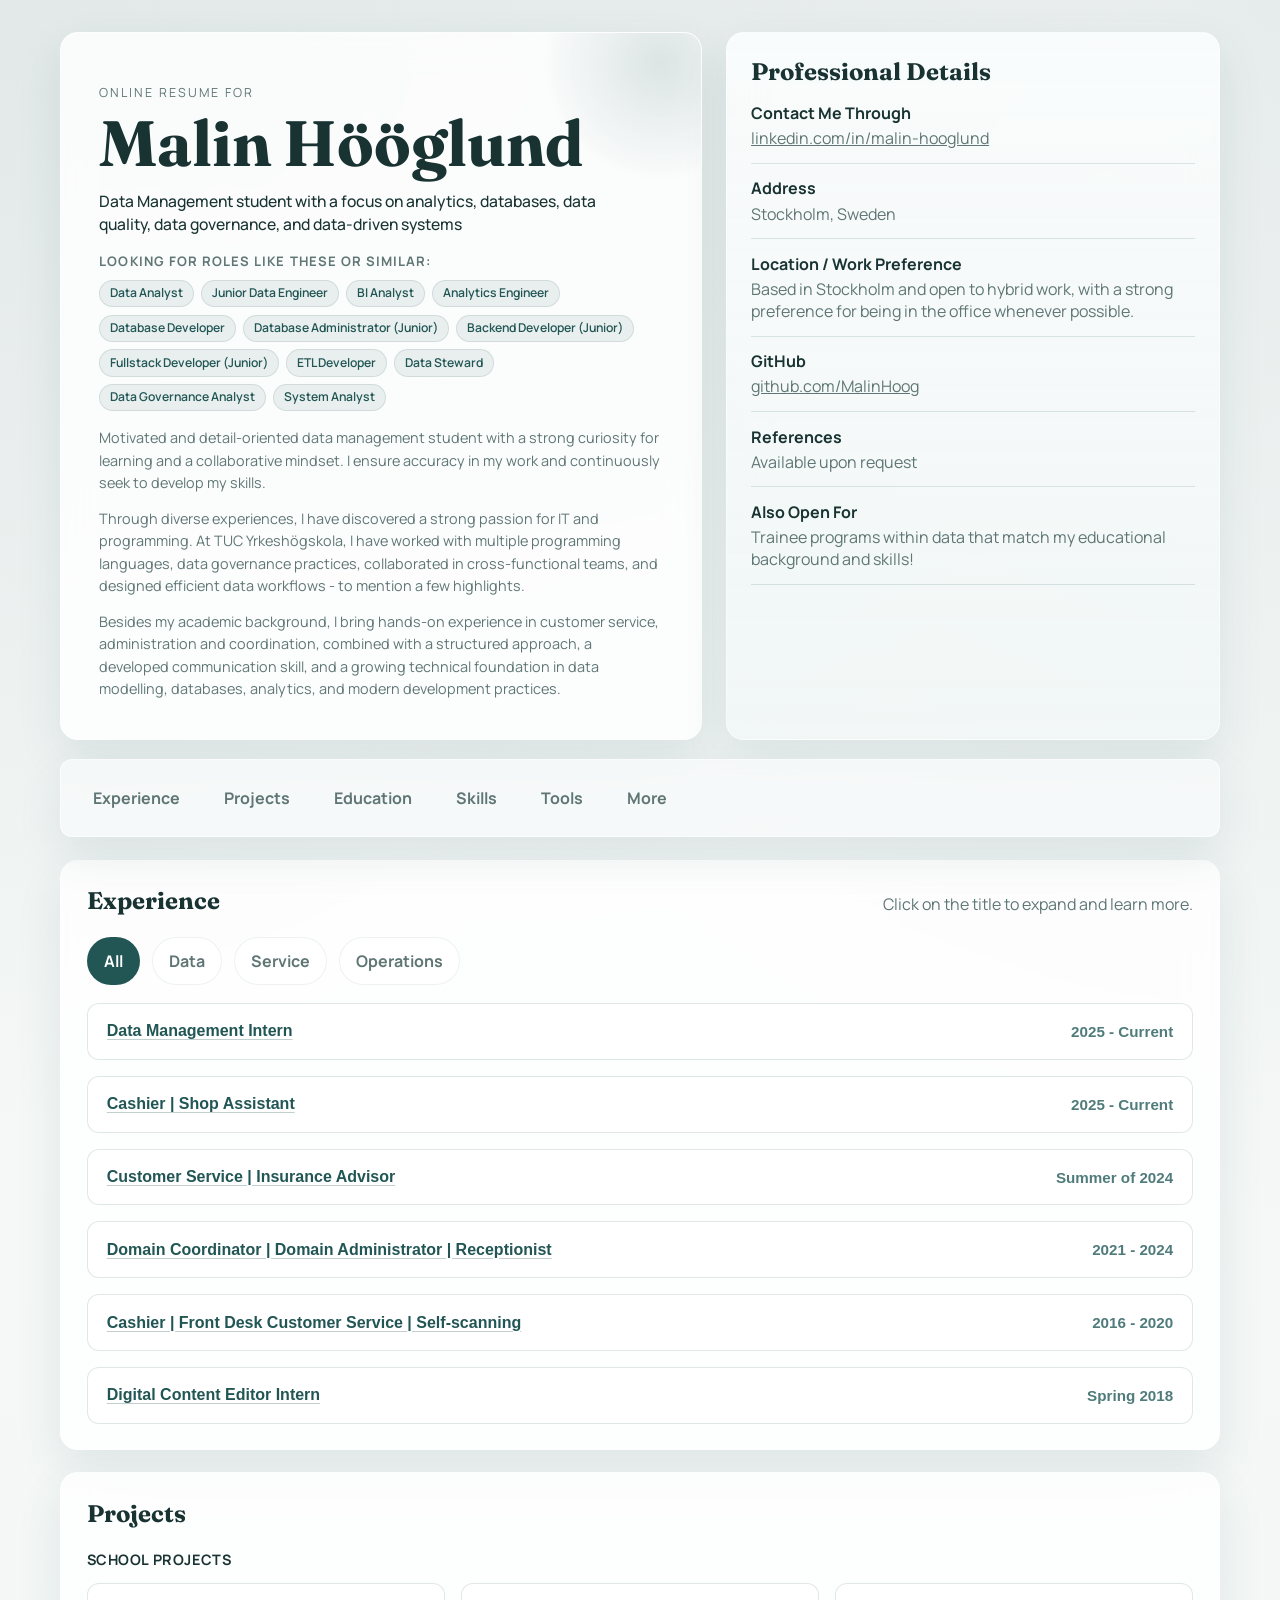
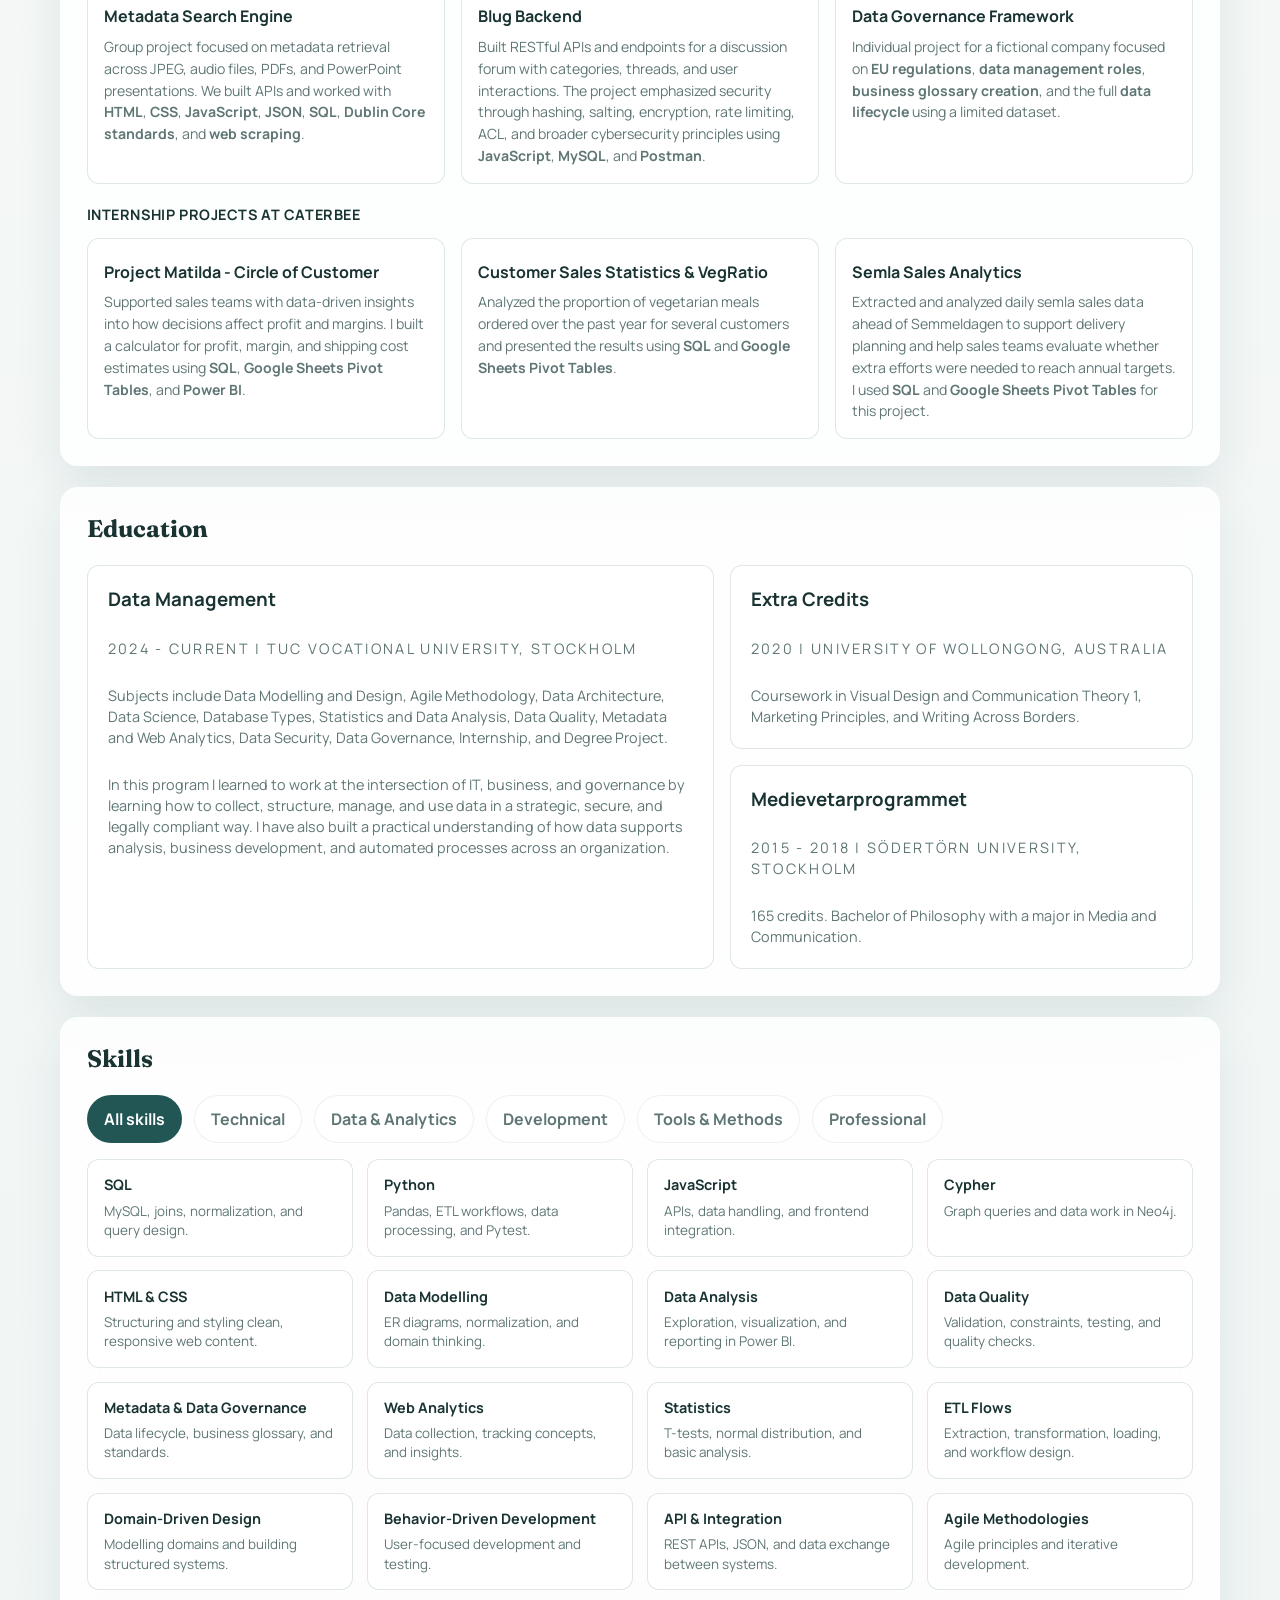
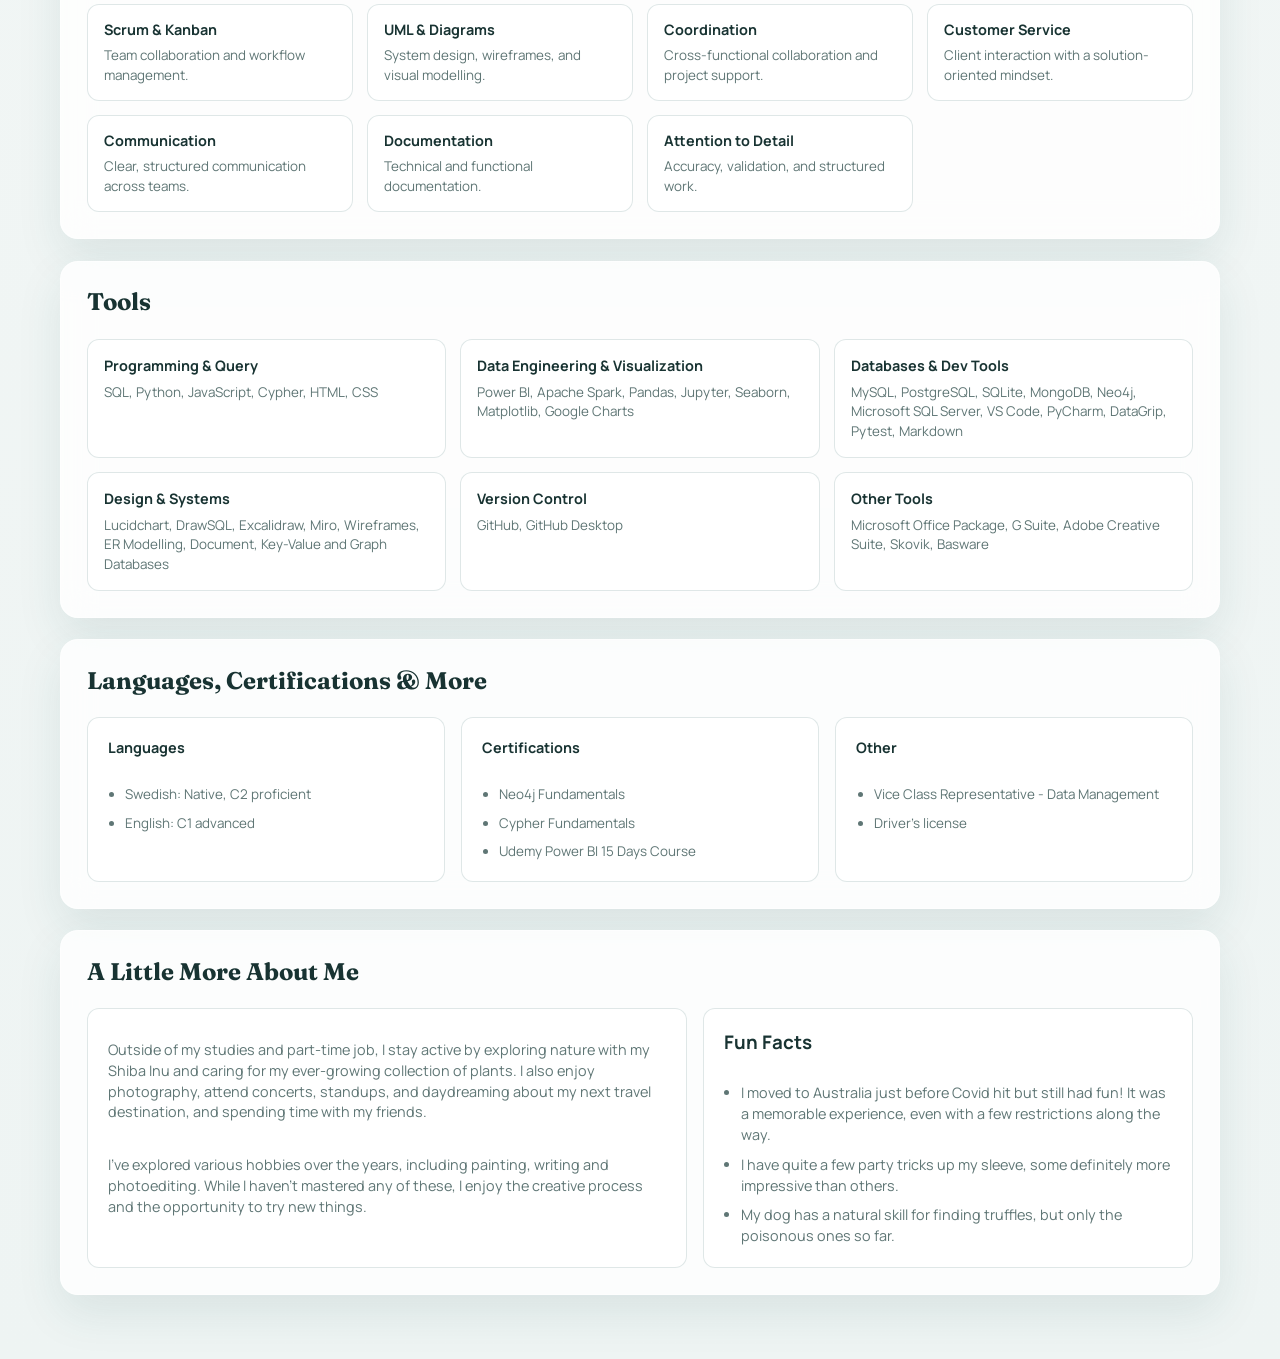
<file: index.html>
<!DOCTYPE html>
<html lang="en">

<head>
  <meta charset="UTF-8">
  <meta name="viewport" content="width=device-width, initial-scale=1.0">
  <title>Malin H&#246;&#246;glund | Resume</title>
  <link rel="preconnect" href="https://fonts.googleapis.com">
  <link rel="preconnect" href="https://fonts.gstatic.com" crossorigin>
  <link
    href="https://fonts.googleapis.com/css2?family=Manrope:wght@400;500;600;700;800&family=Fraunces:opsz,wght@9..144,600;9..144,700&display=swap"
    rel="stylesheet">
  <link rel="stylesheet" href="cssStyling.css">
</head>

<body>
  <div class="page-shell">
    <header class="hero" id="top">
      <div class="hero-copy">
        <p class="eyebrow">Online Resume For</p>
        <h1>Malin H&#246;&#246;glund</h1>
        <p class="profile-headline">Data Management student with a focus on analytics, databases, data quality, data
          governance, and data-driven
          systems</p>
        <p class="target-roles-label">Looking for roles like these or similar:</p>
        <div class="target-roles" aria-label="Target roles">
          <span>Data Analyst</span>
          <span>Junior Data Engineer</span>
          <span>BI Analyst</span>
          <span>Analytics Engineer</span>
          <span>Database Developer</span>
          <span>Database Administrator (Junior)</span>
          <span>Backend Developer (Junior)</span>
          <span>Fullstack Developer (Junior)</span>
          <span>ETL Developer</span>
          <span>Data Steward</span>
          <span>Data Governance Analyst</span>
          <span>System Analyst</span>
        </div>
        <div class="hero-profile-copy">
          <p>
            Motivated and detail-oriented data management student with a strong curiosity for learning and a
            collaborative mindset. I ensure accuracy in my work and continuously seek to develop my skills.
          </p>
          <p>
            Through diverse experiences, I have discovered a strong passion for IT and programming. At TUC
            Yrkesh&#246;gskola, I have worked with multiple programming languages, data governance practices,
            collaborated in cross-functional
            teams, and designed efficient data workflows - to mention a few highlights.
          </p>
          <p>
            Besides my academic background, I bring hands-on experience in customer service, administration and
            coordination, combined
            with a structured approach, a developed communication skill, and a growing technical foundation in data
            modelling, databases, analytics, and modern development practices.
          </p>
        </div>
      </div>

      <section class="contact-card" aria-labelledby="contact-title">
        <div class="contact-header">
          <h2 id="contact-title">Professional Details</h2>

        </div>
        <div class="contact-grid">
          <p><span>Contact Me Through</span> <a id="linkedin-link" href="https://www.linkedin.com/in/malin-hooglund"
              target="_blank" rel="noreferrer">linkedin.com/in/malin-hooglund</a></p>
          <p><span>Address</span> Stockholm, Sweden</p>
          <p><span>Location / Work Preference</span> Based in Stockholm and open to hybrid work, with a strong
            preference for being in the office whenever possible.</p>
          <p><span>GitHub</span> <a href="https://github.com/MalinHoog" target="_blank"
              rel="noreferrer">github.com/MalinHoog</a></p>
          <p><span>References</span> Available upon request</p>
          <p><span>Also Open For</span> Trainee programs within data that match my educational background and skills!
          </p>
        </div>
      </section>
    </header>

    <nav class="section-nav" aria-label="Section navigation">
      <a href="#experience">Experience</a>
      <a href="#projects">Projects</a>
      <a href="#education">Education</a>
      <a href="#skills">Skills</a>
      <a href="#tools">Tools</a>
      <a href="#additional">More</a>
    </nav>

    <main>
      <section class="panel" id="experience">
        <div class="section-heading">
          <h2>Experience</h2>
          <p>Click on the title to expand and learn more.</p>
        </div>

        <div class="filter-bar" role="group" aria-label="Experience filters">
          <button class="filter-button active" type="button" data-filter="all">All</button>
          <button class="filter-button" type="button" data-filter="data">Data</button>
          <button class="filter-button" type="button" data-filter="service">Service</button>
          <button class="filter-button" type="button" data-filter="operations">Operations</button>
        </div>

        <div class="timeline">
          <article class="timeline-card" data-category="data operations">
            <button class="card-toggle" type="button" aria-expanded="false">
              <span>Data Management Intern</span>
              <span class="card-period">2025 - Current</span>
            </button>
            <div class="card-body">
              <p class="company-title">Caterbee AB</p>
              <ul>
                <li>Support data-related workflows with a focus on structure, quality, and reliable information
                  handling.</li>
                <li>Apply current studies in data modelling, governance, analytics, and database concepts in practice.
                </li>
                <li>Contribute to organized documentation and process improvement in a professional setting.</li>
              </ul>
            </div>
          </article>

          <article class="timeline-card" data-category="service operations">
            <button class="card-toggle" type="button" aria-expanded="false">
              <span>Cashier | Shop Assistant</span>
              <span class="card-period">2025 - Current</span>
            </button>
            <div class="card-body">
              <p class="company-title">Ica Supermarket Hags&#228;tra</p>
              <ul>
                <li>Deliver efficient daily customer service while handling transactions and in-store support while
                  keeping the shelves stocked.</li>
                <li>Maintain accuracy, pace, and a professional customer experience in a busy retail environment.</li>
              </ul>
            </div>
          </article>

          <article class="timeline-card" data-category="service operations">
            <button class="card-toggle" type="button" aria-expanded="false">
              <span>Customer Service | Insurance Advisor</span>
              <span class="card-period">Summer of 2024</span>
            </button>
            <div class="card-body">
              <p class="company-title">Agria Djurf&#246;rs&#228;kring</p>
              <ul>
                <li>Supported customers with insurance-related questions using clarity, empathy, and accuracy for their
                  beloved pets.</li>
                <li>Balanced policy knowledge with service quality in a high-volume advisory role.</li>
              </ul>
            </div>
          </article>

          <article class="timeline-card" data-category="operations service">
            <button class="card-toggle" type="button" aria-expanded="false">
              <span>Domain Coordinator | Domain Administrator | Receptionist</span>
              <span class="card-period">2021 - 2024</span>
            </button>
            <div class="card-body">
              <p class="company-title">Klarna Bank AB</p>
              <ul>
                <li>Worked within the Shopping Experience Domain in roles focused on coordination, administration, and
                  office
                  services.</li>
                <li>Supported internal structure, scheduling, communication, and practical day-to-day operations.</li>
                <li>Built strong experience in stakeholder support, organization, and service-oriented delivery, while
                  also handling some financial tasks.</li>
              </ul>
            </div>
          </article>

          <article class="timeline-card" data-category="service operations">
            <button class="card-toggle" type="button" aria-expanded="false">
              <span>Cashier | Front Desk Customer Service | Self-scanning</span>
              <span class="card-period">2016 - 2020</span>
            </button>
            <div class="card-body">
              <p class="company-title">Ica Maxi Haninge</p>
              <ul>
                <li>Handled front-line customer interactions across checkout, service desk, and self-scanning support.
                </li>
                <li>Developed strong multitasking ability, patience, and confidence in customer-facing problem solving.
                </li>
              </ul>
            </div>
          </article>

          <article class="timeline-card" data-category="data operations">
            <button class="card-toggle" type="button" aria-expanded="false">
              <span>Digital Content Editor Intern</span>
              <span class="card-period">Spring 2018</span>
            </button>
            <div class="card-body">
              <p class="company-title">EMG, utbildning.se</p>
              <ul>
                <li>Worked with digital content and editing tasks in a structured online publishing environment.</li>
                <li>Combined communication, media knowledge, and attention to detail in content production work.</li>
              </ul>
            </div>
          </article>
        </div>
      </section>

      <section class="panel" id="projects">
        <div class="section-heading">
          <h2>Projects</h2>
        </div>

        <div class="project-group">
          <p class="project-group-label">School Projects</p>
          <div class="projects-grid">
            <article class="project-card">
              <h3>Metadata Search Engine</h3>
              <p>
                Group project focused on metadata retrieval across JPEG, audio files, PDFs, and PowerPoint
                presentations.
                We built APIs and worked with <b>HTML</b>, <b>CSS</b>, <b>JavaScript</b>, <b>JSON</b>, <b>SQL</b>,
                <b>Dublin Core standards</b>, and <b>web scraping</b>.
              </p>
            </article>

            <article class="project-card">
              <h3>Blug Backend</h3>
              <p>
                Built RESTful APIs and endpoints for a discussion forum with categories, threads, and user interactions.
                The project emphasized security through hashing, salting, encryption, rate limiting, ACL, and broader
                cybersecurity principles using <b>JavaScript</b>, <b>MySQL</b>, and <b>Postman</b>.
              </p>
            </article>

            <article class="project-card">
              <h3>Data Governance Framework</h3>
              <p>
                Individual project for a fictional company focused on <b>EU regulations</b>, <b>data management
                  roles</b>, <b>business
                  glossary creation</b>, and the full <b>data lifecycle</b> using a limited dataset.
              </p>
            </article>
          </div>
        </div>

        <div class="project-group">
          <p class="project-group-label">Internship Projects at Caterbee</p>
          <div class="projects-grid">
            <article class="project-card">
              <h3>Project Matilda - Circle of Customer</h3>
              <p>
                Supported sales teams with data-driven insights into how decisions affect profit and margins. I built a
                calculator for profit, margin, and shipping cost estimates using <b>SQL</b>, <b>Google Sheets Pivot
                  Tables</b>, and
                <b>Power BI</b>.
              </p>
            </article>

            <article class="project-card">
              <h3>Customer Sales Statistics & VegRatio</h3>
              <p>
                Analyzed the proportion of vegetarian meals ordered over the past year for several customers and
                presented the results using <b>SQL</b> and <b>Google Sheets Pivot Tables</b>.
              </p>
            </article>

            <article class="project-card">
              <h3>Semla Sales Analytics</h3>
              <p>
                Extracted and analyzed daily semla sales data ahead of Semmeldagen to support delivery planning and help
                sales teams evaluate whether extra efforts were needed to reach annual targets. I used <b>SQL</b> and
                <b>Google Sheets Pivot Tables</b> for this project.
              </p>
            </article>
          </div>
        </div>
      </section>

      <section class="panel" id="education">
        <div class="section-heading">
          <h2>Education</h2>
        </div>

        <div class="education-layout">
          <article class="info-card education-feature">
            <h3>Data Management</h3>
            <p class="meta">2024 - Current | TUC Vocational University, Stockholm</p>
            <p>
              Subjects include Data Modelling and Design, Agile Methodology, Data Architecture, Data Science,
              Database Types, Statistics and Data Analysis, Data Quality, Metadata and Web Analytics, Data Security,
              Data Governance, Internship, and Degree Project.
            </p>
            <p>
              In this program I learned to work at the intersection of IT, business, and governance by learning how
              to collect, structure, manage, and use data in a strategic, secure, and legally compliant way. I have also
              built a practical understanding of how data supports analysis, business development, and automated
              processes across an organization.
            </p>
          </article>

          <div class="education-stack">
            <article class="info-card">
              <h3>Extra Credits</h3>
              <p class="meta">2020 | University of Wollongong, Australia</p>
              <p>
                Coursework in Visual Design and Communication Theory 1, Marketing Principles, and Writing Across
                Borders.
              </p>
            </article>

            <article class="info-card">
              <h3>Medievetarprogrammet</h3>
              <p class="meta">2015 - 2018 | S&#246;dert&#246;rn University, Stockholm</p>
              <p>
                165 credits. Bachelor of Philosophy with a major in Media and Communication.
              </p>
            </article>
          </div>
        </div>
      </section>

      <section class="panel" id="skills">
        <div class="section-heading">
          <h2>Skills</h2>
        </div>

        <div class="pill-selector" id="skill-selector">
          <button class="pill active" type="button" data-skill-group="all">All skills</button>
          <button class="pill" type="button" data-skill-group="technical">Technical</button>
          <button class="pill" type="button" data-skill-group="analytics">Data & Analytics</button>
          <button class="pill" type="button" data-skill-group="development">Development</button>
          <button class="pill" type="button" data-skill-group="methods">Tools & Methods</button>
          <button class="pill" type="button" data-skill-group="professional">Professional</button>
        </div>

        <div class="skills-grid">
          <article class="skill-card skill-filter-item" data-skill-group="technical">
            <h3>SQL</h3>
            <p>MySQL, joins, normalization, and query design.</p>
          </article>
          <article class="skill-card skill-filter-item" data-skill-group="technical">
            <h3>Python</h3>
            <p>Pandas, ETL workflows, data processing, and Pytest.</p>
          </article>
          <article class="skill-card skill-filter-item" data-skill-group="technical">
            <h3>JavaScript</h3>
            <p>APIs, data handling, and frontend integration.</p>
          </article>
          <article class="skill-card skill-filter-item" data-skill-group="technical">
            <h3>Cypher</h3>
            <p>Graph queries and data work in Neo4j.</p>
          </article>
          <article class="skill-card skill-filter-item" data-skill-group="technical">
            <h3>HTML & CSS</h3>
            <p>Structuring and styling clean, responsive web content.</p>
          </article>

          <article class="skill-card skill-filter-item" data-skill-group="analytics">
            <h3>Data Modelling</h3>
            <p>ER diagrams, normalization, and domain thinking.</p>
          </article>
          <article class="skill-card skill-filter-item" data-skill-group="analytics">
            <h3>Data Analysis</h3>
            <p>Exploration, visualization, and reporting in Power BI.</p>
          </article>
          <article class="skill-card skill-filter-item" data-skill-group="analytics">
            <h3>Data Quality</h3>
            <p>Validation, constraints, testing, and quality checks.</p>
          </article>
          <article class="skill-card skill-filter-item" data-skill-group="analytics">
            <h3>Metadata & Data Governance</h3>
            <p>Data lifecycle, business glossary, and standards.</p>
          </article>
          <article class="skill-card skill-filter-item" data-skill-group="analytics">
            <h3>Web Analytics</h3>
            <p>Data collection, tracking concepts, and insights.</p>
          </article>
          <article class="skill-card skill-filter-item" data-skill-group="analytics">
            <h3>Statistics</h3>
            <p>T-tests, normal distribution, and basic analysis.</p>
          </article>
          <article class="skill-card skill-filter-item" data-skill-group="analytics">
            <h3>ETL Flows</h3>
            <p>Extraction, transformation, loading, and workflow design.</p>
          </article>

          <article class="skill-card skill-filter-item" data-skill-group="development">
            <h3>Domain-Driven Design</h3>
            <p>Modelling domains and building structured systems.</p>
          </article>
          <article class="skill-card skill-filter-item" data-skill-group="development">
            <h3>Behavior-Driven Development</h3>
            <p>User-focused development and testing.</p>
          </article>
          <article class="skill-card skill-filter-item" data-skill-group="development">
            <h3>API & Integration</h3>
            <p>REST APIs, JSON, and data exchange between systems.</p>
          </article>

          <article class="skill-card skill-filter-item" data-skill-group="methods">
            <h3>Agile Methodologies</h3>
            <p>Agile principles and iterative development.</p>
          </article>
          <article class="skill-card skill-filter-item" data-skill-group="methods">
            <h3>Scrum & Kanban</h3>
            <p>Team collaboration and workflow management.</p>
          </article>
          <article class="skill-card skill-filter-item" data-skill-group="methods">
            <h3>UML & Diagrams</h3>
            <p>System design, wireframes, and visual modelling.</p>
          </article>

          <article class="skill-card skill-filter-item" data-skill-group="professional">
            <h3>Coordination</h3>
            <p>Cross-functional collaboration and project support.</p>
          </article>
          <article class="skill-card skill-filter-item" data-skill-group="professional">
            <h3>Customer Service</h3>
            <p>Client interaction with a solution-oriented mindset.</p>
          </article>
          <article class="skill-card skill-filter-item" data-skill-group="professional">
            <h3>Communication</h3>
            <p>Clear, structured communication across teams.</p>
          </article>
          <article class="skill-card skill-filter-item" data-skill-group="professional">
            <h3>Documentation</h3>
            <p>Technical and functional documentation.</p>
          </article>
          <article class="skill-card skill-filter-item" data-skill-group="professional">
            <h3>Attention to Detail</h3>
            <p>Accuracy, validation, and structured work.</p>
          </article>
        </div>
      </section>

      <section class="panel" id="tools">
        <div class="section-heading">
          <h2>Tools</h2>
        </div>

        <div class="tool-grid">
          <article class="tool-card">
            <h3>Programming & Query</h3>
            <p>SQL, Python, JavaScript, Cypher, HTML, CSS</p>
          </article>
          <article class="tool-card">
            <h3>Data Engineering & Visualization</h3>
            <p>Power BI, Apache Spark, Pandas, Jupyter, Seaborn, Matplotlib, Google Charts</p>
          </article>
          <article class="tool-card">
            <h3>Databases & Dev Tools</h3>
            <p>MySQL, PostgreSQL, SQLite, MongoDB, Neo4j, Microsoft SQL Server, VS Code, PyCharm, DataGrip, Pytest,
              Markdown</p>
          </article>
          <article class="tool-card">
            <h3>Design & Systems</h3>
            <p>Lucidchart, DrawSQL, Excalidraw, Miro, Wireframes, ER Modelling, Document, Key-Value and Graph Databases
            </p>
          </article>
          <article class="tool-card">
            <h3>Version Control</h3>
            <p>GitHub, GitHub Desktop</p>
          </article>
          <article class="tool-card">
            <h3>Other Tools</h3>
            <p>Microsoft Office Package, G Suite, Adobe Creative Suite, Skovik, Basware</p>
          </article>
        </div>
      </section>

      <section class="panel" id="additional">
        <div class="section-heading">
          <h2>Languages, Certifications & More</h2>
        </div>

        <div class="grid-three">
          <article class="info-card">
            <h3>Languages</h3>
            <ul class="detail-list">
              <li>Swedish: Native, C2 proficient</li>
              <li>English: C1 advanced</li>
            </ul>
          </article>

          <article class="info-card">
            <h3>Certifications</h3>
            <ul class="detail-list">
              <li>Neo4j Fundamentals</li>
              <li>Cypher Fundamentals</li>
              <li>Udemy Power BI 15 Days Course</li>
            </ul>
          </article>

          <article class="info-card">
            <h3>Other</h3>
            <ul class="detail-list">
              <li>Vice Class Representative - Data Management</li>
              <li>Driver&apos;s license</li>
            </ul>
          </article>
        </div>
      </section>

      <section class="panel" id="personal">
        <div class="section-heading">
          <h2>A Little More About Me</h2>
        </div>

        <div class="personal-layout">
          <article class="info-card personal-intro">
            <p>
              Outside of my studies and part-time job, I stay active by exploring nature with my Shiba Inu and caring
              for my ever-growing collection of plants. I also enjoy photography, attend concerts, standups, and
              daydreaming about my next travel
              destination, and spending time with my friends.
            </p>
            <!-- Split into separate paragraphs so spacing is controlled in CSS instead of with manual line breaks. -->
            <p>
              I've explored various hobbies over the years, including painting, writing and photoediting. While I
              haven't mastered any of these, I enjoy the creative process and the opportunity to try new things.
            </p>
          </article>

          <article class="info-card">
            <h3>Fun Facts</h3>
            <ul class="detail-list">
              <li>I moved to Australia just before Covid hit but still had fun! It was a memorable
                experience, even with a few restrictions along the way.</li>
              <li>I have quite a few party tricks up my sleeve, some definitely more impressive than others.</li>
              <li>My dog has a natural skill for finding truffles, but only the poisonous ones so far.</li>
            </ul>
          </article>
        </div>
      </section>
    </main>
  </div>

  <button class="scroll-top" id="scroll-top" type="button" aria-label="Scroll to top">Top</button>

  <script src="script.js"></script>
</body>

</html>
</file>
<file: cssStyling.css>
:root {
  --bg: #f3f6f5;
  --panel: rgba(255, 255, 255, 0.82);
  --text: #183332;
  --muted: #5f7675;
  --line: rgba(33, 86, 85, 0.14);
  --primary: #215655;
  --primary-soft: #d8e8e7;
  --secondary: #4f7c7b;
  --shadow: 0 18px 45px rgba(33, 86, 85, 0.1);
  --radius-lg: 18px;
  --radius-md: 12px;
  --radius-sm: 999px;
}

* {
  box-sizing: border-box;
}

html {
  scroll-behavior: smooth;
}

body {
  margin: 0;
  min-height: 100vh;
  font-family: "Manrope", sans-serif;
  color: var(--text);
  background:
    radial-gradient(circle at top left, rgba(33, 86, 85, 0.1), transparent 24%),
    radial-gradient(circle at top right, rgba(79, 124, 123, 0.1), transparent 26%),
    linear-gradient(180deg, #f7f9f8 0%, #eef4f3 100%);
}

body::before {
  content: "";
  position: fixed;
  inset: 0;
  pointer-events: none;
  background-image: linear-gradient(rgba(255, 255, 255, 0.05) 1px, transparent 1px),
    linear-gradient(90deg, rgba(255, 255, 255, 0.05) 1px, transparent 1px);
  background-size: 32px 32px;
  mask-image: linear-gradient(180deg, rgba(0, 0, 0, 0.85), rgba(0, 0, 0, 0.25));
}

a {
  color: inherit;
}

.page-shell {
  width: min(1160px, calc(100% - 2rem));
  margin: 0 auto;
  padding: 2rem 0 4rem;
}

.hero {
  display: grid;
  grid-template-columns: 1.3fr 1fr;
  gap: 1.5rem;
  align-items: stretch;
  margin-bottom: 1rem;
}

.hero-copy,
.contact-card,
.panel {
  backdrop-filter: blur(16px);
  background: var(--panel);
  border: 1px solid rgba(255, 255, 255, 0.48);
  box-shadow: var(--shadow);
}

.hero-copy {
  min-height: 100%;
  padding: 2.4rem;
  border-radius: var(--radius-lg);
  position: relative;
  overflow: hidden;
}

.hero-copy::after {
  content: "";
  position: absolute;
  width: 240px;
  height: 240px;
  right: -80px;
  top: -90px;
  border-radius: 50%;
  background: radial-gradient(circle, rgba(33, 86, 85, 0.14), transparent 70%);
}

.eyebrow,
.meta {
  text-transform: uppercase;
  letter-spacing: 0.16em;
  font-size: 0.78rem;
  color: var(--muted);
}

h1,
h2,
h3 {
  margin: 0;
}

h1,
h2 {
  font-family: "Fraunces", serif;
}

h1 {
  font-size: clamp(2.8rem, 5vw, 4.6rem);
  line-height: 0.95;
  margin: 0.4rem 0 1rem;
}

.contact-card {
  border-radius: var(--radius-lg);
  padding: 1.5rem;
  background: linear-gradient(180deg, rgba(250, 252, 252, 0.96), rgba(241, 247, 246, 0.88));
}

.contact-header,
.section-heading,
.card-toggle {
  display: flex;
  justify-content: space-between;
  gap: 1rem;
}

/* Cards stack content vertically, unlike the header-style flex rows above. */
.info-card,
.tool-card {
  display: flex;
  flex-direction: column;
  gap: 1rem;
}

.contact-header {
  align-items: center;
  margin-bottom: 1rem;
}

.hero-profile-copy {
  position: relative;
  z-index: 1;
  max-width: 38rem;
  margin-top: 1rem;
}

.hero-profile-copy p {
  margin: 0;
  color: var(--muted);
  font-size: 0.9rem;
  line-height: 1.55;
}

.hero-profile-copy p + p {
  margin-top: 0.85rem;
}

.contact-grid {
  display: grid;
  grid-template-columns: 1fr;
  gap: 0.85rem;
}

.contact-grid p {
  margin: 0;
  padding-bottom: 0.85rem;
  border-bottom: 1px solid var(--line);
  color: var(--muted);
}

.contact-grid span {
  display: block;
  margin-bottom: 0.2rem;
  color: var(--text);
  font-weight: 700;
}

.ghost-button,
.filter-button,
.pill,
.scroll-top {
  border: 0;
  cursor: pointer;
  font: inherit;
  transition: transform 180ms ease, background-color 180ms ease, color 180ms ease, opacity 180ms ease;
}

.ghost-button {
  padding: 0.8rem 1rem;
  border-radius: var(--radius-sm);
  background: var(--primary-soft);
  color: var(--primary);
  font-weight: 700;
}

.ghost-button:hover,
.filter-button:hover,
.pill:hover,
.scroll-top:hover {
  transform: translateY(-1px);
}

.section-nav {
  position: sticky;
  top: 1rem;
  z-index: 10;
  display: flex;
  flex-wrap: wrap;
  gap: 0.75rem;
  margin: 1.2rem 0 1.4rem;
  padding: 1rem;
  border-radius: var(--radius-md);
  background: rgba(248, 251, 251, 0.8);
  backdrop-filter: blur(18px);
  border: 1px solid rgba(255, 255, 255, 0.55);
  box-shadow: var(--shadow);
}

.section-nav a {
  text-decoration: none;
  padding: 0.7rem 1rem;
  border-radius: var(--radius-sm);
  color: var(--muted);
  font-weight: 700;
}

.section-nav a:hover,
.section-nav a:focus-visible {
  background: var(--primary-soft);
  color: var(--primary);
}

main {
  display: grid;
  gap: 1.35rem;
}

.panel {
  border-radius: var(--radius-lg);
  padding: 1.6rem;
}

.section-heading {
  align-items: flex-end;
  flex-wrap: wrap;
  margin-bottom: 1.4rem;
}

.section-heading p:last-child {
  margin: 0;
  max-width: 38rem;
  color: var(--muted);
}

.filter-bar,
.pill-selector {
  display: flex;
  flex-wrap: wrap;
  gap: 0.75rem;
}

.filter-button,
.pill {
  padding: 0.75rem 1rem;
  border-radius: var(--radius-sm);
  background: rgba(255, 255, 255, 0.92);
  color: var(--muted);
  border: 1px solid rgba(33, 86, 85, 0.08);
  font-weight: 700;
}

.filter-button.active,
.pill.active {
  background: var(--primary);
  color: #fff;
}

.timeline {
  display: grid;
  gap: 1rem;
  margin-top: 1.1rem;
}

.timeline-card,
.info-card,
.tool-card {
  border-radius: var(--radius-md);
  border: 1px solid var(--line);
  background: rgba(255, 255, 255, 0.88);
}

.timeline-card {
  overflow: hidden;
}

.timeline-card.hidden,
.skill-filter-item.hidden {
  display: none;
}

.card-toggle {
  width: 100%;
  display: flex;
  align-items: center;
  justify-content: space-between;
  gap: 1rem;
  padding: 1.15rem 1.2rem;
  background: transparent;
  text-align: left;
  border: 0;
  color: var(--primary);
  font-size: 1rem;
  font-weight: 800;
  cursor: pointer;
}

.card-toggle span:first-child {
  text-decoration: underline;
  text-decoration-color: rgba(33, 86, 85, 0.28);
  text-underline-offset: 0.18em;
}

.card-toggle:hover,
.card-toggle:focus-visible {
  color: var(--secondary);
}

.card-toggle:focus-visible {
  outline: 2px solid rgba(33, 86, 85, 0.2);
  outline-offset: -2px;
}

.card-period {
  color: var(--secondary);
  font-size: 0.95rem;
}

.card-body {
  display: none;
  padding: 0 1.2rem 1.25rem;
  color: var(--muted);
}

.company-title {
  margin: 0;
  color: var(--text);
  font-weight: 700;
}

.timeline-card.open .card-body {
  display: block;
}

.card-body ul {
  margin: 1rem 0 0;
  padding-left: 1.1rem;
}

.card-body li+li {
  margin-top: 0.55rem;
}

.grid-three {
  display: grid;
  grid-template-columns: repeat(3, minmax(0, 1fr));
  gap: 1rem;
}

.education-layout {
  display: grid;
  grid-template-columns: 1.15fr 0.85fr;
  gap: 1rem;
  align-items: stretch;
}

.projects-grid {
  display: grid;
  grid-template-columns: repeat(3, minmax(0, 1fr));
  gap: 1rem;
}

.project-group + .project-group {
  margin-top: 1.35rem;
}

.project-group-label {
  margin: 0 0 0.85rem;
  color: var(--text);
  font-size: 0.9rem;
  font-weight: 700;
  letter-spacing: 0.04em;
  text-transform: uppercase;
}

.project-card {
  padding: 1rem;
  border-radius: var(--radius-md);
  border: 1px solid var(--line);
  background: rgba(255, 255, 255, 0.88);
}

.project-card h3 {
  margin-top: 0.35rem;
  font-size: 1rem;
}

.project-card p {
  margin: 0.55rem 0 0;
  color: var(--muted);
  font-size: 0.88rem;
  line-height: 1.55;
}

.education-feature {
  min-height: 100%;
}

.education-stack {
  display: grid;
  gap: 1rem;
}

.personal-layout {
  display: grid;
  grid-template-columns: 1.1fr 0.9fr;
  gap: 1rem;
}

.personal-intro p {
  margin: 0;
  color: var(--muted);
  line-height: 1.8;
  font-size: 1.10rem;
}

.personal-intro p + p {
  margin-top: 1rem;
}

.info-card,
.tool-card {
  padding: 1.25rem;
}

.info-card p,
.tool-card p {
  margin: 0.65rem 0 0;
  color: var(--muted);
  line-height: 1.6;
}

.tool-card h3 {
  font-size: 0.9rem;
}

.tool-card p {
  margin-top: 0.3rem;
  font-size: 0.84rem;
  line-height: 1.45;
}

.tool-grid {
  display: grid;
  grid-template-columns: repeat(3, minmax(0, 1fr));
  gap: 0.85rem;
}

.tool-card {
  padding: 1rem;
  gap: 0.2rem;
}

.detail-list {
  margin: 0.75rem 0 0;
  padding-left: 1.1rem;
  color: var(--muted);
}

.detail-list li+li {
  margin-top: 0.55rem;
}

#experience .card-body,
#education .info-card p,
#personal .info-card p,
#personal .detail-list {
  font-size: 0.9rem;
  line-height: 1.45;
}

.education-feature p {
  font-size: 0.98rem;
  line-height: 1.6;
}

#additional .info-card h3 {
  font-size: 0.9rem;
}

#additional .detail-list {
  font-size: 0.84rem;
  line-height: 1.45;
}

.skills-grid {
  display: grid;
  grid-template-columns: repeat(4, minmax(0, 1fr));
  gap: 0.85rem;
  margin-top: 1rem;
}

.skill-card {
  padding: 0.95rem 1rem;
  border-radius: var(--radius-md);
  border: 1px solid var(--line);
  background: rgba(255, 255, 255, 0.88);
}

.skill-card h3 {
  font-size: 0.9rem;
}

.skill-card p {
  margin: 0.45rem 0 0;
  color: var(--muted);
  line-height: 1.45;
  font-size: 0.84rem;
}

.scroll-top {
  position: fixed;
  right: 1.5rem;
  bottom: 1.5rem;
  padding: 0.9rem 1rem;
  border-radius: var(--radius-sm);
  background: var(--secondary);
  color: #fff;
  box-shadow: var(--shadow);
  opacity: 0;
  pointer-events: none;
}

.scroll-top.visible {
  opacity: 1;
  pointer-events: auto;
}

@media (max-width: 860px) {

  .hero,
  .grid-three,
  .projects-grid,
  .skills-grid,
  .tool-grid,
  .education-layout,
  .personal-layout {
    grid-template-columns: 1fr;
  }

  .section-heading {
    align-items: flex-start;
  }

  h1 {
    line-height: 1.02;
  }
}

@media (max-width: 600px) {
  .page-shell {
    width: min(100% - 1rem, 100%);
    padding-top: 1rem;
  }

  .hero-copy,
  .contact-card,
  .panel {
    padding: 1.25rem;
  }

  .section-nav {
    top: 0.5rem;
  }

  .card-toggle {
    flex-direction: column;
    align-items: flex-start;
  }

  .scroll-top {
    right: 1rem;
    bottom: 1rem;
  }
}
.target-roles-label {
  margin: 0 0 0.65rem;
  color: var(--muted);
  font-size: 0.82rem;
  letter-spacing: 0.08em;
  text-transform: uppercase;
  font-weight: 700;
}

.profile-headline {
  display: block;
  max-width: 34rem;
  margin: 0 0 1rem;
  color: var(--text);
  font-size: 0.98rem;
  line-height: 1.45;
  font-weight: 500;
  position: relative;
  z-index: 1;
}

.target-roles {
  display: flex;
  flex-wrap: wrap;
  gap: 0.45rem;
  margin: 0;
  max-width: 40rem;
  position: relative;
  z-index: 1;
}

.target-roles span {
  display: inline-flex;
  align-items: center;
  padding: 0.34rem 0.62rem;
  border-radius: var(--radius-sm);
  background: rgba(33, 86, 85, 0.08);
  border: 1px solid rgba(33, 86, 85, 0.12);
  color: var(--primary);
  font-size: 0.76rem;
  font-weight: 600;
  line-height: 1.2;
}
</file>
